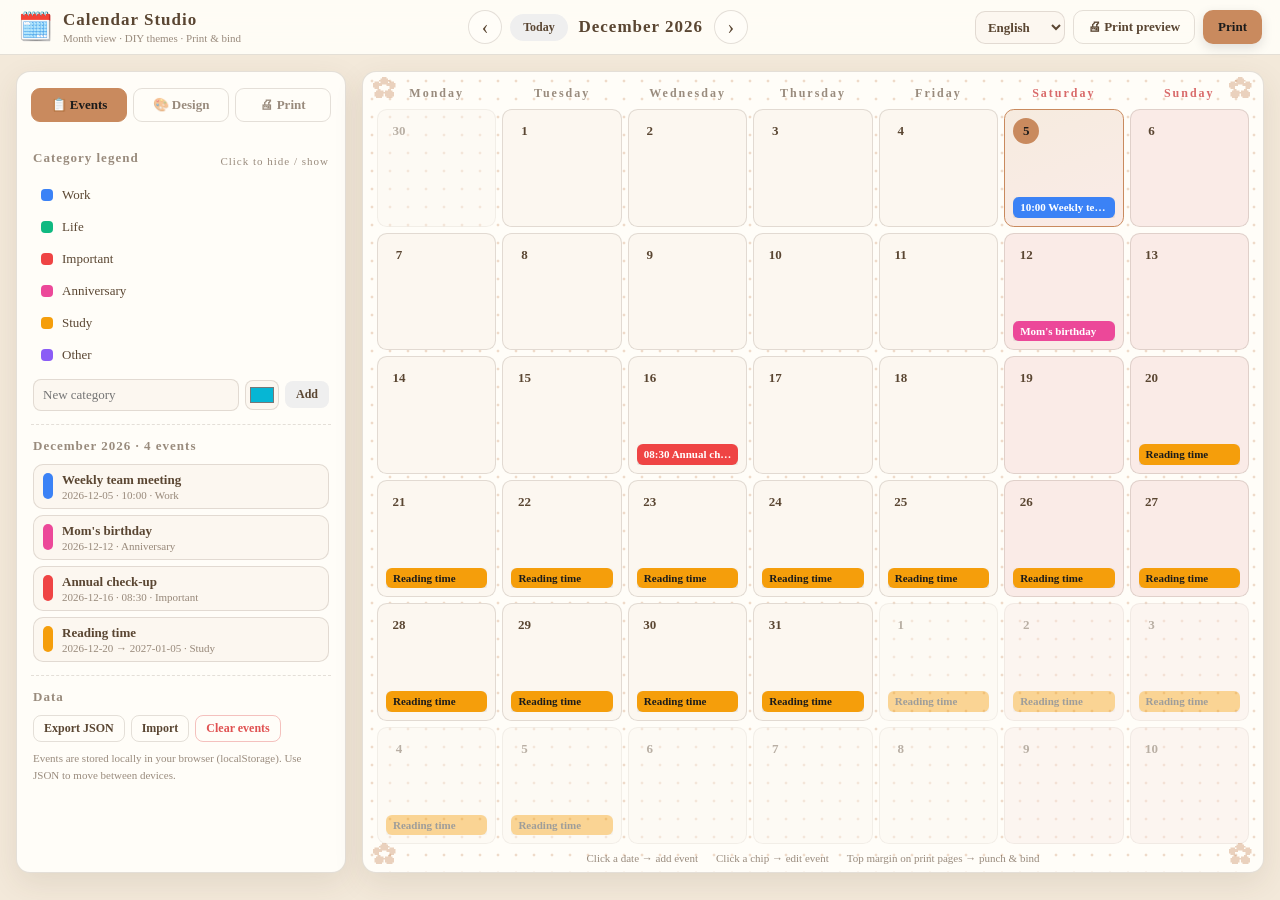
<file: index.html>
<!DOCTYPE html>
<html lang="zh-CN">
<head>
  <meta charset="UTF-8">
  <meta name="viewport" content="width=device-width, initial-scale=1.0">
  <title>拾光行事历 · 月历打印工坊</title>
  <meta name="description" content="月视图行事历：DIY 风格、预设模板、日期范围选择、打印装订成册">
  <link rel="stylesheet" href="styles.css">
  <link rel="icon" href="data:image/svg+xml,<svg xmlns='http://www.w3.org/2000/svg' viewBox='0 0 100 100'><text y='.9em' font-size='90'>🗓️</text></svg>">
</head>
<body>
  <div id="app">
    <!-- ============ 顶部工具栏 ============ -->
    <header class="topbar">
      <div class="brand">
        <span class="brand-mark">🗓️</span>
        <div class="brand-text">
          <h1 data-i18n="brandName">拾光行事历</h1>
          <p data-i18n="brandTag">月视图 · DIY 风格 · 打印装订</p>
        </div>
      </div>

      <div class="month-nav">
        <button id="btn-prev" class="icon-btn" title="上个月" data-i18n-title="titlePrevMonth" aria-label="上个月">‹</button>
        <button id="btn-today" class="btn pill" data-i18n="btnToday">今天</button>
        <div id="month-label" class="month-label">2025年 8月</div>
        <button id="btn-next" class="icon-btn" title="下个月" data-i18n-title="titleNextMonth" aria-label="下个月">›</button>
      </div>

      <div class="top-actions">
        <select id="lang-select" class="lang-select" aria-label="Language" title="语言 / Language">
          <option value="zh-CN">简体中文</option>
          <option value="zh-TW">繁體中文</option>
          <option value="en">English</option>
        </select>
        <button id="btn-preview" class="btn ghost" data-i18n="btnPreview">🖨 打印预览</button>
        <button id="btn-print" class="btn primary" data-i18n="btnPrint">打印</button>
      </div>
    </header>

    <!-- ============ 主体布局 ============ -->
    <div class="layout">
      <aside class="sidebar">
        <nav class="tabs">
          <button class="tab active" data-tab="schedule" data-i18n="tabSchedule">📋 日程</button>
          <button class="tab" data-tab="design" data-i18n="tabDesign">🎨 设计</button>
          <button class="tab" data-tab="print" data-i18n="tabPrint">🖨 打印</button>
        </nav>

        <!-- 日程面板 -->
        <section id="tab-schedule" class="tab-panel active">
          <div class="panel-block">
            <h3><span data-i18n="catLegend">分类图例</span> <span class="tip" data-i18n="catLegendTip">点击可隐藏 / 显示</span></h3>
            <div id="cat-legend" class="cat-list"></div>
            <div class="add-cat">
              <input id="new-cat-name" type="text" maxlength="8" placeholder="新分类名" data-i18n-ph="newCatPlaceholder">
              <input id="new-cat-color" type="color" value="#06b6d4" title="分类颜色" data-i18n-title="titleCatColor">
              <button id="btn-add-cat" class="btn mini" data-i18n="btnAddCat">添加</button>
            </div>
          </div>

          <div class="panel-block">
            <h3 id="month-events-title">本月日程</h3>
            <div id="month-events" class="month-events"></div>
          </div>

          <div class="panel-block">
            <h3 data-i18n="dataTitle">数据</h3>
            <div class="row-btns">
              <button id="btn-export" class="btn mini ghost" data-i18n="btnExport">导出 JSON</button>
              <label class="btn mini ghost file-label"><span data-i18n="btnImport">导入</span>
                <input id="file-import" type="file" accept=".json,application/json" hidden>
              </label>
              <button id="btn-clear" class="btn mini danger" data-i18n="btnClear">清空日程</button>
            </div>
            <p class="tip" data-i18n="dataTip">日程自动保存在本机浏览器（localStorage），换设备可通过 JSON 迁移。</p>
          </div>
        </section>

        <!-- 设计面板 -->
        <section id="tab-design" class="tab-panel">
          <div class="panel-block">
            <h3 data-i18n="themeTitle">预设模板</h3>
            <div id="theme-grid" class="theme-grid"></div>
          </div>

          <div class="panel-block">
            <h3 data-i18n="customTitle">自定义风格</h3>
            <div class="field">
              <label for="accent-color" data-i18n="labelAccent">主色</label>
              <input id="accent-color" type="color">
            </div>
            <div class="field">
              <label for="bg-color" data-i18n="labelPage">纸张背景</label>
              <input id="bg-color" type="color">
            </div>
            <div class="field">
              <label for="pattern-select" data-i18n="labelPattern">背景纹理</label>
              <select id="pattern-select"></select>
            </div>
            <div class="field">
              <label for="font-select" data-i18n="labelFont">字体</label>
              <select id="font-select"></select>
            </div>
            <div class="field">
              <label for="radius-range"><span data-i18n="labelRadius">圆角</span> <span id="radius-val">14px</span></label>
              <input id="radius-range" type="range" min="0" max="24" step="1">
            </div>
            <div class="field">
              <label data-i18n="labelBgImage">自定义背景图</label>
              <div class="row-btns">
                <label class="btn mini ghost file-label"><span data-i18n="btnUploadImage">上传图片</span>
                  <input id="bg-file" type="file" accept="image/*" hidden>
                </label>
                <button id="bg-remove" class="btn mini" data-i18n="btnRemove">移除</button>
              </div>
              <p class="tip" id="bg-tip">背景图仅作装饰，不会随日程数据导出。</p>
            </div>
          </div>

          <div class="panel-block">
            <h3 data-i18n="elementsTitle">元素开关</h3>
            <label class="switch"><input id="chk-holes" type="checkbox"><span data-i18n="swHoles">打印装订孔标记</span></label>
            <label class="switch"><input id="chk-decor" type="checkbox"><span data-i18n="swDecor">装饰角标</span></label>
            <label class="switch"><input id="chk-grid" type="checkbox"><span data-i18n="swGrid">网格线</span></label>
            <label class="switch"><input id="chk-weekend" type="checkbox"><span data-i18n="swWeekend">周末底纹</span></label>
          </div>

          <div class="panel-block">
            <h3 data-i18n="weekStartTitle">周起始</h3>
            <div class="field">
              <label for="start-week" data-i18n="weekStartLabel">一周从哪一天开始</label>
              <select id="start-week">
                <option value="1" data-i18n="optMonday">周一</option>
                <option value="0" data-i18n="optSunday">周日</option>
              </select>
            </div>
          </div>
        </section>

        <!-- 打印面板 -->
        <section id="tab-print" class="tab-panel">
          <div class="panel-block">
            <h3 data-i18n="printRangeTitle">选择日期范围</h3>
            <div class="field">
              <label for="print-start" data-i18n="labelStartMonth">起始月份</label>
              <input id="print-start" type="month">
            </div>
            <div class="field">
              <label for="print-end" data-i18n="labelEndMonth">结束月份</label>
              <input id="print-end" type="month">
            </div>
            <div class="row-btns">
              <button id="btn-range-year" class="btn mini ghost" data-i18n="btnRangeYear">本年度</button>
              <button id="btn-range-next12" class="btn mini ghost" data-i18n="btnRangeNext12">未来 12 个月</button>
            </div>
            <p class="tip" id="range-summary"></p>
          </div>

          <div class="panel-block">
            <h3 data-i18n="multiMonthTitle">多选月份（可选）</h3>
            <p class="tip" data-i18n="multiMonthTip">点击月份可多选；清空后可回到「起始月—结束月」范围模式。</p>
            <div class="month-picker-head">
              <button id="mp-prev" class="icon-btn icon-btn-sm" data-i18n-title="titlePrevYear" aria-label="Previous year">‹</button>
              <span id="mp-year" class="mp-year">2026</span>
              <button id="mp-next" class="icon-btn icon-btn-sm" data-i18n-title="titleNextYear" aria-label="Next year">›</button>
            </div>
            <div id="mp-grid" class="month-picker-grid"></div>
            <div class="mp-actions">
              <button id="mp-clear" class="btn mini ghost" data-i18n="mpClear">清除选择</button>
              <span id="mp-count" class="tip"></span>
            </div>
          </div>

          <div class="panel-block">
            <h3 data-i18n="pageOptsTitle">页面选项</h3>
            <label class="switch"><input id="chk-cover" type="checkbox"><span data-i18n="swCover">首页封面</span></label>
            <div class="field">
              <label for="cover-title" data-i18n="labelCoverTitle">封面标题</label>
              <input id="cover-title" type="text" maxlength="30" placeholder="拾光行事历" data-i18n-ph="coverPlaceholder">
            </div>
            <label class="switch"><input id="chk-notes" type="checkbox"><span data-i18n="swNotes">底部备注区</span></label>
          </div>

          <div class="panel-block">
            <h3 data-i18n="printTitle">打印</h3>
            <button id="btn-build-preview" class="btn primary full" data-i18n="btnBuildPreview">生成打印预览</button>
            <button id="btn-print-side" class="btn ghost full" data-i18n="btnPrintDirect">直接打印</button>
            <p class="tip" data-i18n="printTip">每页顶部自动预留 26mm 装订区，适合打圆孔 / 装订圈合成册。打印页包含全部分类（屏幕上的隐藏不影响打印）。打印时请在浏览器中开启「背景图形」。</p>
          </div>
        </section>
      </aside>

      <!-- 月历主舞台 -->
      <main class="stage">
        <div class="stage-bg"></div>
        <span class="stage-decor tl">✿</span>
        <span class="stage-decor tr">✿</span>
        <span class="stage-decor bl">✿</span>
        <span class="stage-decor br">✿</span>
        <div class="cal-week" id="week-header"></div>
        <div class="cal-grid" id="cal-grid"></div>
        <div class="stage-foot">
          <span data-i18n="footAdd">点击日期 → 添加日程</span>
          <span data-i18n="footEdit">点击色条 → 编辑日程</span>
          <span data-i18n="footBind">打印页顶部留白 → 打孔装订</span>
        </div>
      </main>
    </div>
  </div>

  <!-- ============ 日程编辑弹窗 ============ -->
  <div id="modal-overlay" class="modal-overlay hidden">
    <div class="modal-card" role="dialog" aria-modal="true" aria-labelledby="modal-title">
      <div class="modal-head">
        <h2 id="modal-title">添加日程</h2>
        <button id="btn-modal-close" class="icon-btn" type="button" data-i18n-title="titleClose" aria-label="关闭">×</button>
      </div>

      <form id="event-form">
        <input type="hidden" id="ev-id">
        <div class="field">
          <label for="ev-title" data-i18n="labelTitle">标题 *</label>
          <input id="ev-title" type="text" maxlength="40" placeholder="例如：团队周会" data-i18n-ph="titlePlaceholder" required>
        </div>
        <div class="form-row">
          <div class="field">
            <label for="ev-start" data-i18n="labelStartDate">开始日期</label>
            <input id="ev-start" type="date" required>
          </div>
          <div class="field">
            <label for="ev-end" data-i18n="labelEndDate">结束日期（可选）</label>
            <input id="ev-end" type="date">
          </div>
        </div>
        <div class="form-row">
          <div class="field">
            <label for="ev-time" data-i18n="labelTime">时间（可选）</label>
            <input id="ev-time" type="time">
          </div>
          <div class="field">
            <label for="ev-cat" data-i18n="labelCat">分类</label>
            <select id="ev-cat"></select>
          </div>
        </div>
        <div class="field">
          <label for="ev-note" data-i18n="labelNote">备注</label>
          <textarea id="ev-note" rows="2" maxlength="200" placeholder="地点、细节……" data-i18n-ph="notePlaceholder"></textarea>
        </div>
        <div class="form-actions">
          <button type="submit" class="btn primary" data-i18n="btnSave">保存</button>
          <button type="button" id="btn-ev-delete" class="btn danger hidden" data-i18n="btnDelete">删除</button>
          <button type="button" id="btn-ev-cancel" class="btn ghost" data-i18n="btnCancel">取消</button>
        </div>
      </form>

      <div class="modal-daylist">
        <h3 id="day-list-title">当日日程</h3>
        <div id="day-list" class="day-list"></div>
      </div>
    </div>
  </div>

  <!-- ============ 打印页渲染区 ============ -->
  <div id="print-root" class="print-root" aria-hidden="true"></div>
  <div id="toast" class="toast"></div>

  <script src="app.js"></script>
</body>
</html>
</file>
<file: styles.css>
/* ============================================================
   拾光行事历 · 月历打印工坊
   月视图 + DIY 风格 + 打印装订
   ============================================================ */

:root {
  --font: -apple-system, BlinkMacSystemFont, "Segoe UI", "PingFang SC",
          "Hiragino Sans GB", "Microsoft YaHei", sans-serif;
  --accent: #c98a5e;
  --accent-contrast: #ffffff;
  --accent-soft: #f7e8dc;
  --bg: #f3e9da;
  --page-bg: #fffdf8;
  --ink: #5a4632;
  --sub: #a08a72;
  --line: rgba(90, 70, 50, 0.16);
  --cell-bg: #fffdf8;
  --bar-bg: rgba(255, 253, 248, 0.92);
  --weekend: #d96a6a;
  --weekend-soft: rgba(217, 106, 106, 0.08);
  --radius: 14px;
  --pattern-image: none;
  --pattern-size: 0 0;
  --pattern-color: rgba(201, 138, 94, 0.3);
  --bg-image: none;
  --shadow: 0 10px 30px rgba(80, 60, 35, 0.1);
}

* { box-sizing: border-box; }

html, body { height: 100%; }

body {
  margin: 0;
  font-family: var(--font);
  background: var(--bg);
  color: var(--ink);
  -webkit-font-smoothing: antialiased;
  transition: background-color 0.25s ease, color 0.25s ease;
}

button, input, select, textarea {
  font-family: inherit;
  color: inherit;
}

button { cursor: pointer; }

.hidden { display: none !important; }

/* ============ 顶部栏 ============ */
.topbar {
  position: sticky;
  top: 0;
  z-index: 40;
  display: flex;
  align-items: center;
  gap: 14px;
  padding: 10px 18px;
  background: var(--bar-bg);
  backdrop-filter: blur(12px);
  -webkit-backdrop-filter: blur(12px);
  border-bottom: 1px solid var(--line);
}

.brand { display: flex; align-items: center; gap: 10px; min-width: 0; }

.brand-mark { font-size: 28px; line-height: 1; }

.brand-text h1 {
  margin: 0;
  font-size: 17px;
  letter-spacing: 1px;
  white-space: nowrap;
}

.brand-text p {
  margin: 2px 0 0;
  font-size: 11px;
  color: var(--sub);
  white-space: nowrap;
}

.month-nav {
  flex: 1;
  display: flex;
  align-items: center;
  justify-content: center;
  gap: 8px;
  min-width: 0;
}

.month-label {
  min-width: 130px;
  text-align: center;
  font-size: 17px;
  font-weight: 800;
  letter-spacing: 1px;
  white-space: nowrap;
}

.top-actions { display: flex; gap: 8px; align-items: center; }

.lang-select {
  background: var(--cell-bg);
  border: 1px solid var(--line);
  border-radius: 10px;
  padding: 7px 8px;
  font-size: 13px;
  font-weight: 600;
  outline: none;
  cursor: pointer;
}

.lang-select:focus { border-color: var(--accent); }

/* ============ 通用按钮 ============ */
.btn {
  border: 1px solid transparent;
  border-radius: 10px;
  padding: 8px 14px;
  font-size: 13px;
  font-weight: 600;
  transition: transform 0.12s ease, box-shadow 0.12s ease, background 0.2s ease;
}

.btn:hover { transform: translateY(-1px); }
.btn:active { transform: translateY(0); }

.btn.primary {
  background: var(--accent);
  color: var(--accent-contrast);
  box-shadow: 0 4px 12px rgba(0, 0, 0, 0.12);
}

.btn.ghost {
  background: transparent;
  color: var(--ink);
  border-color: var(--line);
}

.btn.danger {
  background: transparent;
  color: #e05252;
  border-color: rgba(224, 82, 82, 0.35);
}

.btn.mini { padding: 5px 10px; font-size: 12px; border-radius: 8px; }
.btn.full { width: 100%; margin-bottom: 8px; }
.btn.pill { padding: 5px 12px; border-radius: 999px; font-size: 12px; }

.icon-btn {
  width: 34px;
  height: 34px;
  border: 1px solid var(--line);
  border-radius: 50%;
  background: var(--page-bg);
  color: var(--ink);
  font-size: 20px;
  line-height: 1;
  display: inline-grid;
  place-items: center;
  transition: border-color 0.15s ease, color 0.15s ease;
}

.icon-btn:hover { border-color: var(--accent); color: var(--accent); }

.file-label { display: inline-flex; align-items: center; }

/* ============ 布局 ============ */
.layout {
  display: grid;
  grid-template-columns: 330px minmax(0, 1fr);
  gap: 16px;
  padding: 16px;
  max-width: 1680px;
  margin: 0 auto;
  height: calc(100vh - 66px);
}

.sidebar {
  background: var(--page-bg);
  border: 1px solid var(--line);
  border-radius: var(--radius);
  box-shadow: var(--shadow);
  padding: 12px 14px;
  overflow-y: auto;
  min-height: 0;
}

.tabs {
  position: sticky;
  top: -12px;
  z-index: 5;
  display: grid;
  grid-template-columns: repeat(3, 1fr);
  gap: 6px;
  padding: 4px 0 10px;
  background: linear-gradient(var(--page-bg) 88%, transparent);
}

.tab {
  border: 1px solid var(--line);
  background: transparent;
  color: var(--sub);
  border-radius: 9px;
  padding: 8px 4px;
  font-size: 13px;
  font-weight: 700;
}

.tab.active {
  background: var(--accent);
  border-color: var(--accent);
  color: var(--accent-contrast);
}

.tab-panel { display: none; }
.tab-panel.active { display: block; }

.panel-block {
  padding: 13px 2px;
  border-bottom: 1px dashed var(--line);
}

.panel-block:last-child { border-bottom: none; }

.panel-block h3 {
  margin: 0 0 10px;
  font-size: 13px;
  letter-spacing: 1px;
  color: var(--sub);
  display: flex;
  align-items: center;
  justify-content: space-between;
  gap: 8px;
}

.tip { font-size: 11px; color: var(--sub); line-height: 1.6; margin: 8px 0 0; font-weight: 400; }

/* 表单 */
.field { display: flex; align-items: center; justify-content: space-between; gap: 10px; margin-bottom: 9px; }

.field > label {
  font-size: 12px;
  color: var(--sub);
  white-space: nowrap;
}

.field input[type="text"], .field select, .field textarea,
.add-cat input[type="text"] {
  width: 100%;
  background: var(--cell-bg);
  border: 1px solid var(--line);
  border-radius: 8px;
  padding: 7px 9px;
  font-size: 13px;
  outline: none;
}

.field input[type="date"], .field input[type="time"], .field input[type="month"] {
  background: var(--cell-bg);
  border: 1px solid var(--line);
  border-radius: 8px;
  padding: 6px 8px;
  font-size: 13px;
  outline: none;
}

.field input:focus, .field select:focus, .field textarea:focus,
.add-cat input:focus { border-color: var(--accent); }

.field input[type="color"] {
  width: 44px;
  height: 30px;
  padding: 2px;
  border: 1px solid var(--line);
  border-radius: 8px;
  background: var(--cell-bg);
}

.field input[type="range"] { flex: 1; accent-color: var(--accent); }

.form-row { display: grid; grid-template-columns: 1fr 1fr; gap: 10px; }

.row-btns { display: flex; flex-wrap: wrap; gap: 6px; }

/* 月份多选 */
.month-picker-head {
  display: flex;
  align-items: center;
  justify-content: center;
  gap: 10px;
  margin-bottom: 8px;
}

.mp-year { font-size: 15px; font-weight: 800; min-width: 64px; text-align: center; }

.icon-btn-sm { width: 28px; height: 28px; font-size: 16px; }

.month-picker-grid {
  display: grid;
  grid-template-columns: repeat(4, 1fr);
  gap: 6px;
  margin-bottom: 8px;
}

.mp-month {
  border: 1px solid var(--line);
  background: var(--cell-bg);
  border-radius: 9px;
  padding: 8px 2px;
  font-size: 12px;
  font-weight: 700;
  color: var(--sub);
  transition: border-color 0.15s ease, background 0.15s ease, color 0.15s ease;
}

.mp-month:hover { border-color: var(--accent); color: var(--accent); }

.mp-month.active {
  background: var(--accent);
  border-color: var(--accent);
  color: var(--accent-contrast);
}

.mp-actions { display: flex; align-items: center; justify-content: space-between; gap: 8px; }
.mp-actions .tip { margin: 0; }

/* 模板卡片 */
.theme-grid {
  display: grid;
  grid-template-columns: repeat(2, 1fr);
  gap: 8px;
}

.theme-card {
  border: 1px solid var(--line);
  border-radius: 12px;
  background: var(--cell-bg);
  padding: 7px;
  text-align: left;
  transition: border-color 0.15s ease, transform 0.12s ease;
}

.theme-card:hover { transform: translateY(-1px); }
.theme-card.active { border-color: var(--accent); box-shadow: 0 0 0 2px var(--accent-soft); }

.theme-swatch {
  display: block;
  height: 44px;
  border-radius: 8px;
  margin-bottom: 6px;
  border: 1px solid rgba(0, 0, 0, 0.06);
}

.theme-name { font-size: 12px; font-weight: 700; display: block; }

.theme-desc { font-size: 10px; color: var(--sub); }

/* 分类图例 */
.cat-list { display: flex; flex-direction: column; gap: 4px; margin-bottom: 10px; }

.cat-item {
  display: flex;
  align-items: center;
  gap: 9px;
  padding: 6px 8px;
  border-radius: 9px;
  cursor: pointer;
  font-size: 13px;
  user-select: none;
  transition: background 0.15s ease;
}

.cat-item:hover { background: var(--accent-soft); }
.cat-item.off { opacity: 0.4; }

.cat-item.off .cat-name { text-decoration: line-through; }

.cat-dot { width: 12px; height: 12px; border-radius: 4px; flex: 0 0 auto; }

.cat-name { flex: 1; min-width: 0; overflow: hidden; text-overflow: ellipsis; white-space: nowrap; }

.cat-del {
  border: none;
  background: transparent;
  color: var(--sub);
  font-size: 14px;
  padding: 0 2px;
}

.cat-del:hover { color: #e05252; }

.add-cat { display: grid; grid-template-columns: 1fr auto auto; gap: 6px; align-items: center; }
.add-cat input[type="color"] { width: 34px; height: 30px; padding: 2px; border: 1px solid var(--line); border-radius: 8px; background: var(--cell-bg); }

/* 本月日程列表 */
.month-events { display: flex; flex-direction: column; gap: 6px; max-height: 280px; overflow-y: auto; }

.ev-row {
  display: flex;
  align-items: center;
  gap: 9px;
  width: 100%;
  text-align: left;
  border: 1px solid var(--line);
  border-radius: 10px;
  background: var(--cell-bg);
  padding: 7px 9px;
  transition: border-color 0.15s ease;
}

.ev-row:hover { border-color: var(--accent); }

.ev-dot { width: 10px; height: 26px; border-radius: 5px; flex: 0 0 auto; }

.ev-main { min-width: 0; flex: 1; }

.ev-title { display: block; font-size: 13px; font-weight: 700; overflow: hidden; text-overflow: ellipsis; white-space: nowrap; }

.ev-meta { display: block; font-size: 11px; color: var(--sub); margin-top: 1px; overflow: hidden; text-overflow: ellipsis; white-space: nowrap; }

.empty-tip { color: var(--sub); font-size: 12px; text-align: center; padding: 14px 0; }

/* 开关 */
.switch {
  display: flex;
  align-items: center;
  gap: 9px;
  padding: 7px 0;
  font-size: 13px;
  cursor: pointer;
}

.switch input { width: 16px; height: 16px; accent-color: var(--accent); }

/* ============ 月历主舞台 ============ */
.stage {
  position: relative;
  display: flex;
  flex-direction: column;
  min-width: 0;
  min-height: 0;
  background: var(--page-bg);
  border: 1px solid var(--line);
  border-radius: var(--radius);
  box-shadow: var(--shadow);
  padding: 12px 14px 8px;
  overflow: hidden;
}

.stage-bg {
  position: absolute;
  inset: 0;
  z-index: 0;
  pointer-events: none;
  background-image: var(--bg-image), var(--pattern-image);
  background-size: cover, var(--pattern-size);
  background-position: center, 0 0;
  background-repeat: no-repeat, repeat;
}

.cal-week {
  position: relative;
  z-index: 1;
  display: grid;
  grid-template-columns: repeat(7, minmax(0, 1fr));
  gap: 6px;
  padding: 2px 0 8px;
}

.wk {
  text-align: center;
  font-size: 12px;
  font-weight: 800;
  letter-spacing: 2px;
  color: var(--sub);
}

.wk.wk-end { color: var(--weekend); }

.cal-grid {
  position: relative;
  z-index: 1;
  flex: 1;
  min-height: 0;
  display: grid;
  grid-template-columns: repeat(7, minmax(0, 1fr));
  grid-template-rows: repeat(6, minmax(0, 1fr));
  gap: 6px;
}

.cal-cell {
  position: relative;
  display: flex;
  flex-direction: column;
  gap: 4px;
  min-width: 0;
  min-height: 0;
  background: var(--cell-bg);
  border: 1px solid var(--line);
  border-radius: calc(var(--radius) * 0.7);
  padding: 8px;
  overflow: hidden;
  cursor: pointer;
  transition: border-color 0.15s ease, transform 0.12s ease, box-shadow 0.15s ease;
}

.cal-cell:hover {
  border-color: var(--accent);
  transform: translateY(-1px);
  box-shadow: 0 6px 16px rgba(0, 0, 0, 0.08);
}

.cal-cell.outside { opacity: 0.42; }

.cal-cell.is-today {
  border-color: var(--accent);
  background: linear-gradient(160deg, var(--accent-soft), var(--cell-bg) 62%);
}

.cal-cell.is-weekend { background: var(--weekend-soft); }
.cal-cell.is-today.is-weekend { background: linear-gradient(160deg, var(--accent-soft), var(--weekend-soft)); }

body.no-grid .cal-cell { border-color: transparent; background: transparent; }
body.no-grid .cal-cell:hover { box-shadow: none; }
body.no-grid .cal-cell.is-today { border-color: var(--accent); }
body.no-weekend .cal-cell.is-weekend { background: var(--cell-bg); }

.cell-num {
  width: 26px;
  height: 26px;
  flex: 0 0 auto;
  display: grid;
  place-items: center;
  border-radius: 50%;
  font-size: 13px;
  font-weight: 800;
  color: var(--ink);
}

.is-today .cell-num { background: var(--accent); color: var(--accent-contrast); }

.cell-events {
  display: flex;
  flex-direction: column;
  gap: 3px;
  margin-top: auto;
  overflow: hidden;
}

.chip {
  display: block;
  width: 100%;
  text-align: left;
  border: none;
  border-radius: 6px;
  padding: 3px 7px;
  font-size: 11px;
  font-weight: 600;
  line-height: 1.3;
  color: #fff;
  white-space: nowrap;
  overflow: hidden;
  text-overflow: ellipsis;
  box-shadow: 0 1px 3px rgba(0, 0, 0, 0.18);
  transition: filter 0.12s ease;
}

.chip:hover { filter: brightness(1.08); }

.more {
  border: none;
  background: var(--accent-soft);
  color: var(--accent);
  border-radius: 6px;
  padding: 2px 7px;
  font-size: 11px;
  font-weight: 700;
  text-align: left;
}

.stage-decor {
  position: absolute;
  z-index: 2;
  font-size: 24px;
  line-height: 1;
  color: var(--accent);
  opacity: 0.38;
  pointer-events: none;
}

.stage-decor.tl { top: 6px; left: 10px; }
.stage-decor.tr { top: 6px; right: 10px; }
.stage-decor.bl { bottom: 4px; left: 10px; }
.stage-decor.br { bottom: 4px; right: 10px; }

.stage-foot {
  position: relative;
  z-index: 1;
  display: flex;
  justify-content: center;
  flex-wrap: wrap;
  gap: 6px 18px;
  padding-top: 8px;
  font-size: 11px;
  color: var(--sub);
}

/* ============ 弹窗 ============ */
.modal-overlay {
  position: fixed;
  inset: 0;
  z-index: 80;
  display: flex;
  align-items: center;
  justify-content: center;
  padding: 18px;
  background: rgba(20, 16, 12, 0.5);
  backdrop-filter: blur(4px);
  -webkit-backdrop-filter: blur(4px);
}

.modal-card {
  width: min(560px, 94vw);
  max-height: 92vh;
  overflow-y: auto;
  background: var(--page-bg);
  border: 1px solid var(--line);
  border-radius: var(--radius);
  box-shadow: 0 24px 70px rgba(0, 0, 0, 0.3);
  padding: 18px 20px;
}

.modal-head { display: flex; align-items: center; justify-content: space-between; margin-bottom: 12px; }

.modal-head h2 { margin: 0; font-size: 18px; }

.form-actions { display: flex; justify-content: flex-end; gap: 8px; margin-top: 4px; }

.modal-daylist { border-top: 1px dashed var(--line); margin-top: 16px; padding-top: 12px; }

.modal-daylist h3 { margin: 0 0 8px; font-size: 13px; color: var(--sub); }

.day-list { display: flex; flex-direction: column; gap: 6px; }

.day-item {
  display: flex;
  align-items: center;
  gap: 9px;
  width: 100%;
  text-align: left;
  border: 1px solid var(--line);
  border-radius: 10px;
  background: var(--cell-bg);
  padding: 7px 9px;
  font-size: 13px;
}

.day-item:hover { border-color: var(--accent); }

.day-item .dot { width: 9px; height: 9px; border-radius: 50%; flex: 0 0 auto; }

.day-item .tt { flex: 1; min-width: 0; overflow: hidden; text-overflow: ellipsis; white-space: nowrap; font-weight: 600; }

.day-item .tm { color: var(--sub); font-size: 11px; }

/* ============ 打印预览 ============ */
.print-root { display: none; }

body.preview-open .print-root {
  display: block;
  position: fixed;
  inset: 0;
  z-index: 100;
  overflow: auto;
  background: #3f4856;
  padding: 22px 16px 70px;
}

.preview-bar {
  position: sticky;
  top: 0;
  z-index: 10;
  display: flex;
  align-items: center;
  justify-content: space-between;
  gap: 10px;
  width: min(760px, 100%);
  margin: 0 auto 22px;
  padding: 10px 16px;
  border-radius: 14px;
  background: rgba(30, 41, 59, 0.94);
  color: #f1f5f9;
  box-shadow: 0 10px 30px rgba(0, 0, 0, 0.3);
}

.preview-bar .btn.ghost { color: #f1f5f9; border-color: rgba(255, 255, 255, 0.25); }

.pages-wrap { display: flex; flex-direction: column; align-items: center; gap: 26px; }

/* A4 单页 */
.print-page {
  position: relative;
  flex: 0 0 auto;
  width: 210mm;
  height: 296mm;
  min-height: 296mm;
  margin: 0 auto;
  background: var(--page-bg);
  color: var(--ink);
  box-shadow: 0 14px 44px rgba(0, 0, 0, 0.4);
  padding: 30mm 13mm 10mm;   /* 顶部 30mm 装订区 */
  display: flex;
  flex-direction: column;
  overflow: hidden;
}

.p-bg {
  position: absolute;
  inset: 30mm 0 0 0;   /* 顶部装订区保持干净 */
  pointer-events: none;
  background-image: var(--bg-image), var(--pattern-image);
  background-size: cover, var(--pattern-size);
  background-position: center, 0 0;
  background-repeat: no-repeat, repeat;
}

.cover-page .p-bg { inset: 0; }

.p-guide {
  position: absolute;
  top: 19mm;
  left: 13mm;
  right: 13mm;
  display: flex;
  align-items: center;
  gap: 10px;
  color: var(--sub);
  font-size: 9px;
  letter-spacing: 2px;
}

.p-guide::before, .p-guide::after {
  content: "";
  flex: 1;
  border-top: 0.4mm dashed var(--line);
}

.p-hole {
  position: absolute;
  top: 10.5mm;
  width: 6mm;
  height: 6mm;
  border-radius: 50%;
  border: 0.6mm dashed var(--accent);
  background: transparent;
}

.p-decor {
  position: absolute;
  font-size: 30px;
  line-height: 1;
  color: var(--accent);
  opacity: 0.4;
  pointer-events: none;
}

.p-decor.tl { top: 15mm; left: 15mm; }
.p-decor.tr { top: 15mm; right: 15mm; }
.p-decor.bl { bottom: 13mm; left: 15mm; }
.p-decor.br { bottom: 13mm; right: 15mm; }

body.decor-off .p-decor, body.decor-off .stage-decor { display: none; }

.p-head { position: relative; text-align: center; margin-bottom: 4mm; }

.p-year { font-size: 11px; letter-spacing: 0.35em; color: var(--sub); margin: 0; }

.p-title { font-size: 34px; font-weight: 800; margin: 2mm 0 1mm; letter-spacing: 4px; }

.p-sub { font-size: 10px; letter-spacing: 0.28em; color: var(--accent); margin: 0; }

.p-week {
  position: relative;
  display: grid;
  grid-template-columns: repeat(7, 1fr);
  margin-bottom: 1.5mm;
}

.p-wk { text-align: center; font-size: 10px; font-weight: 800; letter-spacing: 1px; color: var(--sub); padding: 1.5mm 0; }
.p-wk.wk-end { color: var(--weekend); }

.p-grid {
  position: relative;
  display: grid;
  grid-template-columns: repeat(7, 1fr);
  grid-template-rows: repeat(6, 1fr);
  height: 210mm;
  flex: 0 0 auto;
  border-top: 0.4mm solid var(--line);
  border-left: 0.4mm solid var(--line);
}

.p-cell {
  display: flex;
  flex-direction: column;
  gap: 1.2mm;
  min-width: 0;
  min-height: 0;
  padding: 1.6mm;
  overflow: hidden;
  background: var(--cell-bg);
  border-right: 0.4mm solid var(--line);
  border-bottom: 0.4mm solid var(--line);
}

.p-cell.outside { opacity: 0.4; }
.p-cell.is-weekend { background: var(--weekend-soft); }
.p-cell.is-today { box-shadow: inset 0 0 0 1.2mm var(--accent); }

.p-num {
  width: 6.4mm;
  height: 6.4mm;
  flex: 0 0 auto;
  display: grid;
  place-items: center;
  border-radius: 50%;
  font-size: 10px;
  font-weight: 800;
}

.is-today .p-num { background: var(--accent); color: var(--accent-contrast); }

.p-events { display: flex; flex-direction: column; gap: 0.9mm; margin-top: auto; overflow: hidden; }

.p-chip {
  display: block;
  border-radius: 1.2mm;
  padding: 0.6mm 1.4mm;
  font-size: 7.5px;
  font-weight: 600;
  line-height: 1.35;
  color: #fff;
  white-space: nowrap;
  overflow: hidden;
  text-overflow: ellipsis;
}

.p-more { font-size: 7.5px; color: var(--sub); font-weight: 700; }

body.no-grid .p-cell { border-color: transparent; background: transparent; }
body.no-grid .p-grid { border-color: transparent; }
body.no-weekend .p-cell.is-weekend { background: var(--cell-bg); }

.p-footer {
  position: relative;
  margin-top: auto;
  padding-top: 2.5mm;
  display: flex;
  align-items: flex-end;
  gap: 8mm;
  color: var(--sub);
  font-size: 9px;
}

.p-notes {
  flex: 1;
  height: 9mm;
  display: flex;
  align-items: flex-end;
  padding: 0 1mm 1.5mm;
  border-bottom: 0.4mm dashed var(--line);
}

.p-page { flex: 0 0 auto; font-weight: 700; }

/* 封面页 */
.cover-page { justify-content: center; text-align: center; }

.cover-content { position: relative; }

.cover-kicker { font-size: 12px; letter-spacing: 0.35em; color: var(--sub); margin: 0; }

.cover-title { font-size: 48px; font-weight: 800; letter-spacing: 6px; margin: 12mm 0 7mm; }

.cover-line { width: 42mm; height: 1.2mm; background: var(--accent); margin: 0 auto; border-radius: 1mm; }

.cover-sub { font-size: 11px; letter-spacing: 0.3em; color: var(--sub); margin: 7mm 0 0; }

.cover-months {
  display: flex;
  flex-wrap: wrap;
  justify-content: center;
  gap: 3mm;
  max-width: 150mm;
  margin: 16mm auto 0;
}

.cover-month {
  width: 18mm;
  padding: 2.6mm 0;
  border: 0.4mm solid var(--line);
  border-radius: 2.2mm;
  font-size: 10px;
  color: var(--sub);
  opacity: 0.55;
}

.cover-month.in-range {
  opacity: 1;
  background: var(--accent);
  color: var(--accent-contrast);
  border-color: var(--accent);
  font-weight: 800;
}

/* 提示气泡 */
.toast {
  position: fixed;
  left: 50%;
  bottom: 26px;
  z-index: 200;
  transform: translate(-50%, 20px);
  background: rgba(25, 28, 35, 0.92);
  color: #fff;
  padding: 10px 18px;
  border-radius: 12px;
  font-size: 13px;
  opacity: 0;
  pointer-events: none;
  transition: opacity 0.25s ease, transform 0.25s ease;
}

.toast.show { opacity: 1; transform: translate(-50%, 0); }

/* ============ 响应式 ============ */
@media (max-width: 1080px) {
  .layout { grid-template-columns: 1fr; height: auto; }
  .sidebar { max-height: none; }
  .tabs { top: -12px; }
  .stage { height: 78vh; min-height: 560px; }
  .cal-grid { grid-template-rows: repeat(6, minmax(0, 1fr)); }
}

@media (max-width: 720px) {
  .topbar { flex-wrap: wrap; gap: 8px; padding: 10px 12px; }
  .brand-text p { display: none; }
  .month-nav { order: 3; flex-basis: 100%; }
  .top-actions { margin-left: auto; }
  .layout { padding: 10px; }
  .stage { height: auto; min-height: 520px; padding: 8px; }
  .cal-grid { gap: 4px; }
  .cal-cell { padding: 5px; border-radius: 8px; }
  .cell-num { width: 22px; height: 22px; font-size: 12px; }
  .chip { font-size: 10px; padding: 2px 5px; }
  .stage-foot { gap: 4px 10px; font-size: 10px; }
  .form-row { grid-template-columns: 1fr; }
  .print-page { transform: scale(0.72); transform-origin: top center; margin-bottom: calc(296mm * -0.28); }
}

@media (max-width: 480px) {
  body.preview-open .print-root { padding: 12px 6px 40px; }
  .print-page { transform: scale(0.46); margin-bottom: calc(296mm * -0.54); }
}

/* ============ 打印规则 ============ */
@page { size: A4 portrait; margin: 0; }

@media print {
  html, body { width: 210mm; background: #ffffff !important; }

  #app, #modal-overlay, #toast { display: none !important; }

  .print-root {
    display: block !important;
    position: static !important;
    inset: auto !important;
    overflow: visible !important;
    background: none !important;
    padding: 0 !important;
  }

  .preview-bar { display: none !important; }
  .pages-wrap { display: block; }

  .print-page {
    width: 210mm;
    height: 296mm;
    min-height: 0;
    margin: 0 !important;
    box-shadow: none !important;
    border-radius: 0 !important;
    transform: none !important;
    break-after: page;
    page-break-after: always;
  }

  .print-page:last-child { break-after: auto; page-break-after: auto; }

  .p-guide { display: none !important; }
  .p-hole { border-style: solid !important; border-color: var(--accent) !important; }

  * {
    -webkit-print-color-adjust: exact !important;
    print-color-adjust: exact !important;
  }
}
</file>
